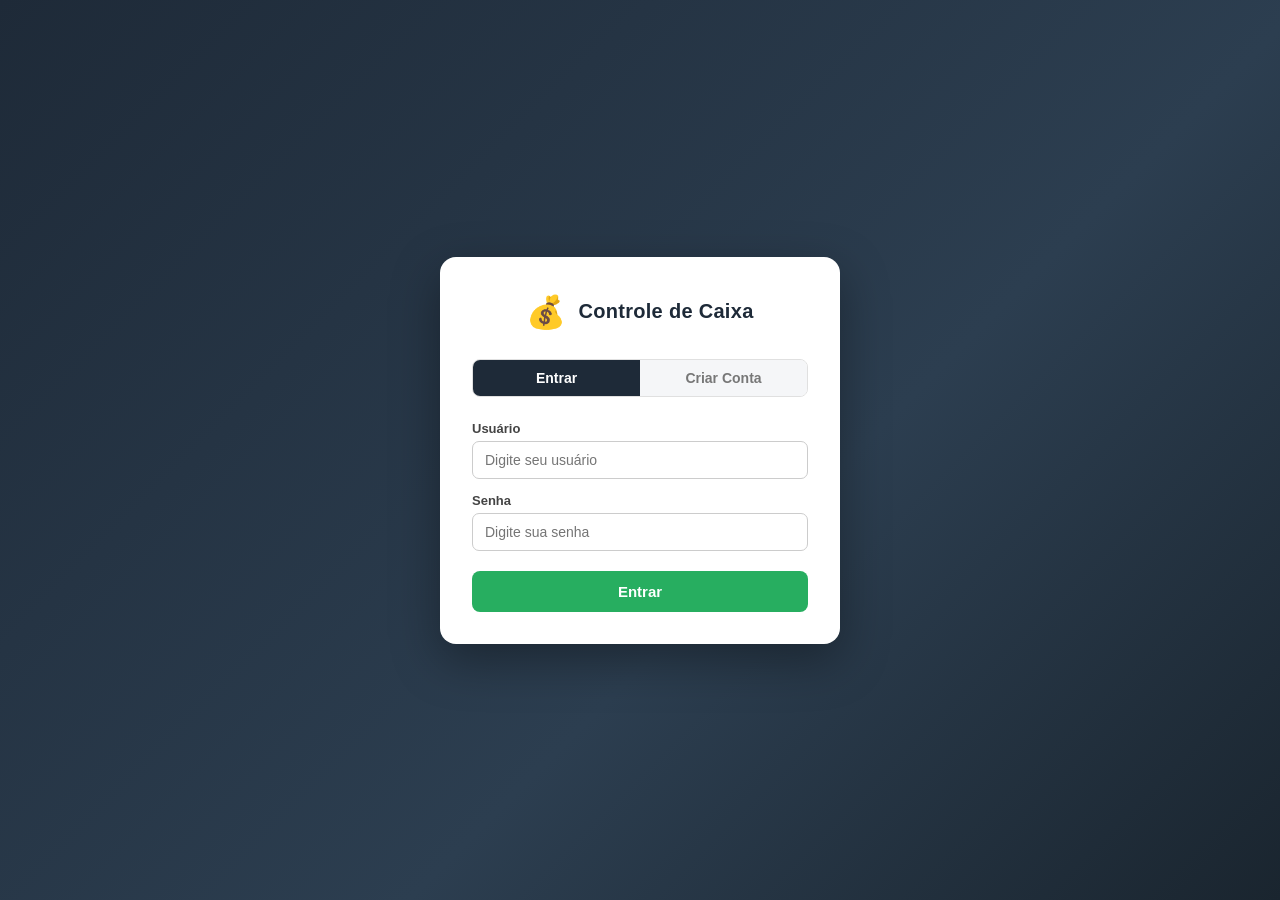
<file: index.html>
<!DOCTYPE html>
<html lang="pt-BR">
<head>
    <meta charset="UTF-8">
    <meta name="viewport" content="width=device-width, initial-scale=1.0">
    <title>Controle de Caixa</title>
    <meta http-equiv="refresh" content="0; url=login.html">
</head>
<body>
    <script>
        window.location.replace('login.html');
    </script>
</body>
</html>
</file>
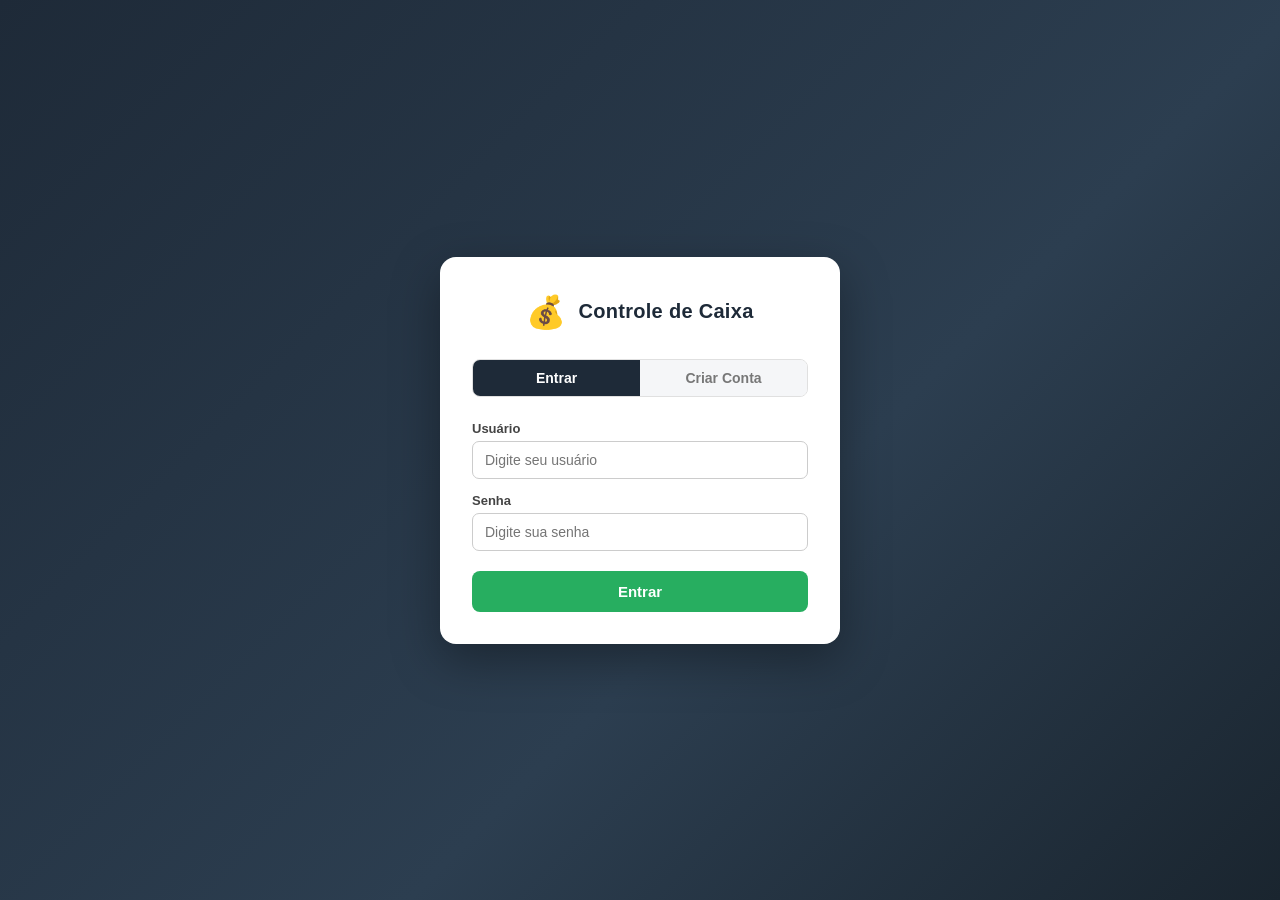
<file: dasboard.html>
<!DOCTYPE html>
<html lang="pt-BR">
<head>
    <meta charset="UTF-8">
    <meta name="viewport" content="width=device-width, initial-scale=1.0">
    <title>Controle de Caixa</title>
    <link rel="stylesheet" href="assets/css/dashboard.css">
</head>
<body>

    <div id="appLayout">

        <!-- SIDEBAR -->
        <aside id="sidebar" class="sidebar">
            <div class="sidebar-header">
                <div class="sidebar-brand">
                    <span class="sidebar-logo">💰</span>
                    <span class="sidebar-title">Caixa</span>
                </div>
                <div class="sidebar-usuario">
                    <span class="usuario-icon">👤</span>
                    <span class="usuario-nome" id="nomeUsuario"></span>
                </div>
            </div>

            <nav class="sidebar-nav">
                <a href="#" class="nav-item active" data-page="home">
                    <i class="nav-icon">🏠</i>
                    <span class="nav-label">Página Inicial</span>
                </a>
                <a href="#" class="nav-item" data-page="fechamento">
                    <i class="nav-icon">🏦</i>
                    <span class="nav-label">Fechamento de Caixa</span>
                </a>
                <a href="#" class="nav-item" data-page="cheque">
                    <i class="nav-icon">📋</i>
                    <span class="nav-label">Controle de Cheque</span>
                </a>
            </nav>

            <div class="sidebar-footer">
                <button class="btn-logout" onclick="fazerLogout(event)">
                    <span class="nav-label">Sair</span>
                </button>
            </div>
        </aside>

        <!-- CONTEÚDO PRINCIPAL -->
        <div id="mainContent" class="main-content">

            <header class="topbar">
                <button id="toggleSidebar" class="toggle-btn" onclick="toggleSidebar()">☰</button>
                <span class="topbar-title" id="pageTitle">Página Inicial</span>
            </header>

            <main class="page-content">
                <iframe id="pageFrame" class="page-frame" src="" frameborder="0"></iframe>
                <div id="pageEmpty" class="page-empty">
                    <span>👈</span>
                    <p>Selecione uma opção no menu lateral</p>
                </div>
            </main>

        </div>

    </div>

    <script>
        // Verifica sessão — redireciona para login se não estiver logado
        (function() {
            var sessao = sessionStorage.getItem('jt_sessao');
            if (!sessao) {
                window.location.href = 'login.html';
                return;
            }
            var dados = JSON.parse(sessao);
            document.getElementById('nomeUsuario').innerText = dados.usuario || '';
        })();

        function fazerLogout(e) {
            e.preventDefault();
            sessionStorage.removeItem('jt_sessao');
            window.location.href = 'login.html';
        }

        var pages = {
            'home':       'home.html',
            'fechamento': 'fechamentocaixa.html',
            'cheque':     'chequepredatado.html'
        };

        function toggleSidebar() {
            document.getElementById('sidebar').classList.toggle('collapsed');
        }

        function navigateTo(page, label) {
            var frame = document.getElementById('pageFrame');
            var empty = document.getElementById('pageEmpty');
            var src   = pages[page] || '';

            document.getElementById('pageTitle').innerText = label;

            if (src) {
                frame.src = src;
                frame.style.display = 'block';
                empty.style.display = 'none';
            } else {
                frame.src = '';
                frame.style.display = 'none';
                empty.style.display = 'flex';
            }
        }

        document.querySelectorAll('.nav-item[data-page]').forEach(function(item) {
            item.addEventListener('click', function(e) {
                e.preventDefault();
                document.querySelectorAll('.nav-item[data-page]').forEach(function(i) { i.classList.remove('active'); });
                item.classList.add('active');
                navigateTo(item.dataset.page, item.querySelector('.nav-label').innerText);
            });
        });

        navigateTo('home', 'Página Inicial');
    </script>
</body>
</html>
</file>
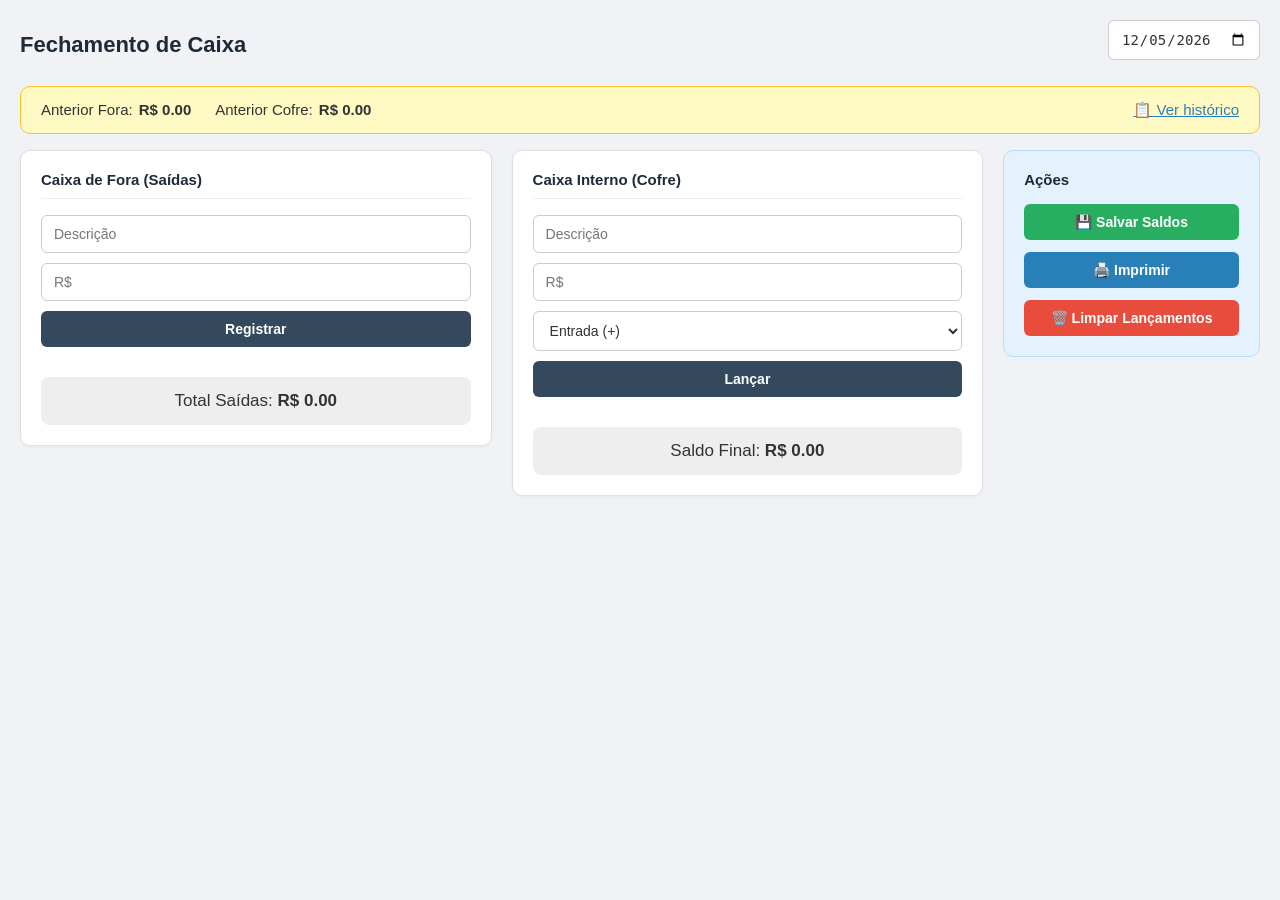
<file: fechamentocaixa.html>
<!DOCTYPE html>
<html lang="pt-BR">
<head>
    <meta charset="UTF-8">
    <meta name="viewport" content="width=device-width, initial-scale=1.0">
    <title>Fechamento de Caixa</title>
    <link rel="stylesheet" href="assets/css/style.css">
</head>
<body>

    <div id="mainContainer">

        <div class="header-main">
            <h1>Fechamento de Caixa</h1>
            <div class="header-actions no-print">
                <input type="date" id="dataAtual">
            </div>
        </div>

        <section class="balance-bar">
            <div class="balance-item">Anterior Fora: <strong>R$ <span id="prevFora">0.00</span></strong></div>
            <div class="balance-item">Anterior Cofre: <strong>R$ <span id="prevCofre">0.00</span></strong></div>
            <div class="balance-item no-print" onclick="toggleHistorico()">📋 Ver histórico</div>
        </section>

        <div id="historicoPanel" style="display:none;">
            <div class="historico-container">
                <h4>Histórico de Sessões Salvas</h4>
                <div id="historicoLista"></div>
            </div>
        </div>

        <main class="dashboard-grid">

            <div class="caixa-section">
                <h3>Caixa de Fora (Saídas)</h3>
                <div class="form-group no-print">
                    <input type="text"   id="referenciaFora" placeholder="Descrição">
                    <input type="number" id="valorFora"      placeholder="R$">
                    <button class="btn-add" onclick="adicionarRetirada('fora')">Registrar</button>
                </div>
                <ul id="listaReferenciasFora"></ul>
                <div class="result-box">
                    Total Saídas: <strong>R$ <span id="totalRetiradoFora">0.00</span></strong>
                </div>
            </div>

            <div class="caixa-section">
                <h3>Caixa Interno (Cofre)</h3>
                <div class="form-group no-print">
                    <input type="text"   id="referenciaCofre" placeholder="Descrição">
                    <input type="number" id="valorCofre"      placeholder="R$">
                    <select id="tipoOperacao">
                        <option value="adicionar">Entrada (+)</option>
                        <option value="subtrair">Saída (-)</option>
                    </select>
                    <button class="btn-add" onclick="adicionarRetirada('cofre')">Lançar</button>
                </div>
                <ul id="listaReferenciasCofre"></ul>
                <div class="result-box">
                    Saldo Final: <strong>R$ <span id="saldoCofre">0.00</span></strong>
                </div>
            </div>

            <div class="actions-section no-print">
                <h3>Ações</h3>
                <button class="save-button"  onclick="salvarFechamento()">💾 Salvar Saldos</button>
                <button class="print-button" onclick="imprimirRelatorio()">🖨️ Imprimir</button>
                <button class="clear-button" onclick="limparLancamentos()">🗑️ Limpar Lançamentos</button>
            </div>

        </main>

    </div>

    <script src="assets/js/script.js"></script>
</body>
</html>
</file>
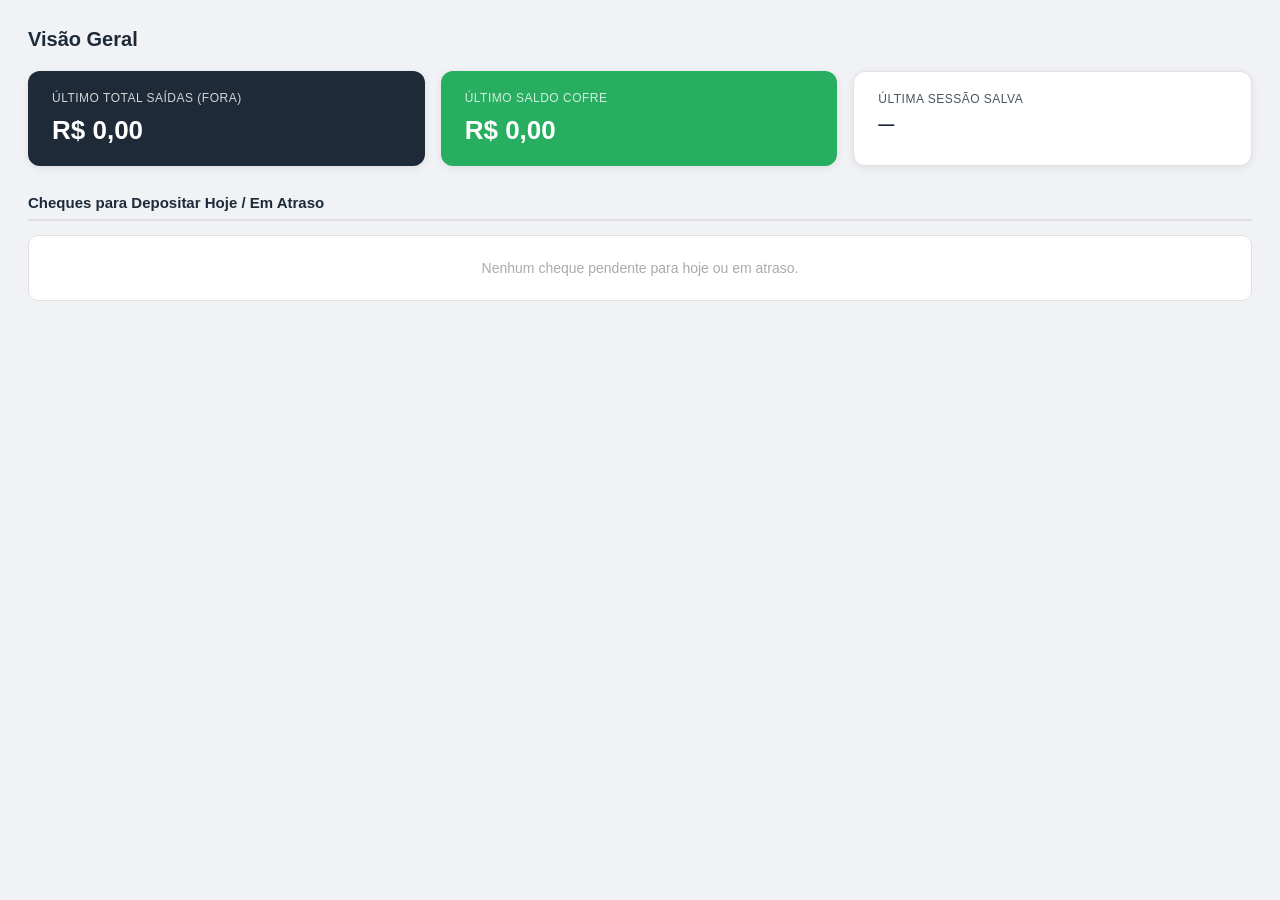
<file: home.html>
<!DOCTYPE html>
<html lang="pt-BR">
<head>
    <meta charset="UTF-8">
    <meta name="viewport" content="width=device-width, initial-scale=1.0">
    <title>Página Inicial</title>
    <link rel="stylesheet" href="assets/css/home.css">
</head>
<body>

    <div id="homePage">

        <h1>Visão Geral</h1>

        <!-- SALDOS DO FECHAMENTO -->
        <section class="card-group">
            <div class="card card-blue">
                <span class="card-label">Último Total Saídas (Fora)</span>
                <span class="card-value" id="homePrevFora">R$ 0,00</span>
            </div>
            <div class="card card-green">
                <span class="card-label">Último Saldo Cofre</span>
                <span class="card-value" id="homePrevCofre">R$ 0,00</span>
            </div>
            <div class="card card-gray">
                <span class="card-label">Última Sessão Salva</span>
                <span class="card-value card-value--sm" id="homeUltimaData">—</span>
            </div>
        </section>

        <!-- CHEQUES A DEPOSITAR -->
        <section class="cheques-section">
            <h2>Cheques para Depositar Hoje / Em Atraso</h2>
            <div id="chequesAlerta"></div>
        </section>

    </div>

    <script src="assets/js/home.js"></script>
</body>
</html>
</file>
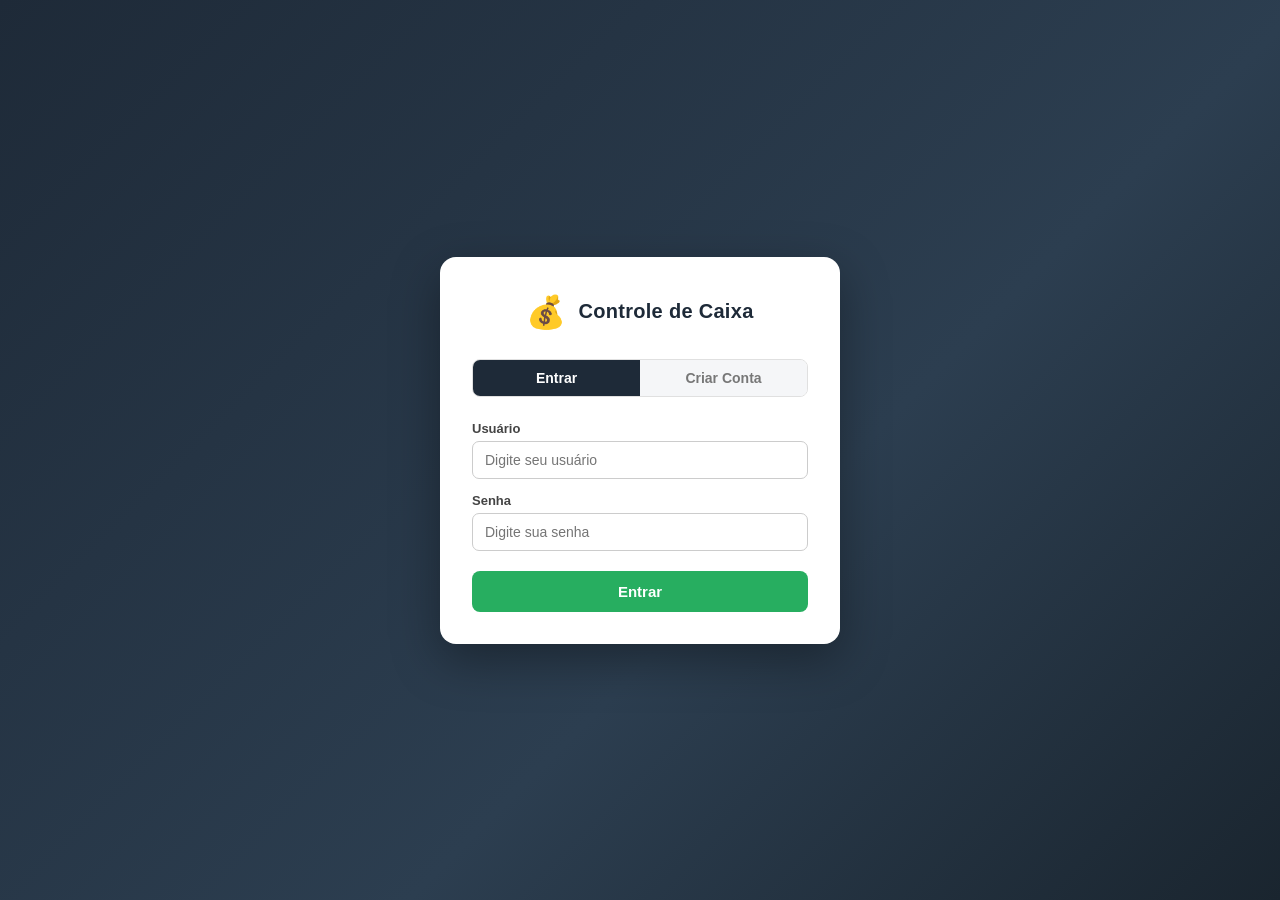
<file: login.html>
<!DOCTYPE html>
<html lang="pt-BR">
<head>
    <meta charset="UTF-8">
    <meta name="viewport" content="width=device-width, initial-scale=1.0">
    <title>Controle de Caixa — Acesso</title>
    <link rel="stylesheet" href="assets/css/login.css">
</head>
<body>

    <div class="login-page">

        <div class="login-card">

            <div class="login-brand">
                <span class="brand-icon">💰</span>
                <span class="brand-name">Controle de Caixa</span>
            </div>

            <!-- ABAS -->
            <div class="tabs">
                <button class="tab active" id="tab-login" onclick="mostrarAba('login')">Entrar</button>
                <button class="tab" id="tab-registro" onclick="mostrarAba('registro')">Criar Conta</button>
            </div>

            <!-- PAINEL LOGIN -->
            <div id="painel-login" class="painel">
                <p id="msg-login" class="msg"></p>
                <div class="form-group">
                    <label>Usuário</label>
                    <input type="text" id="login-usuario" placeholder="Digite seu usuário" autocomplete="username">
                </div>
                <div class="form-group">
                    <label>Senha</label>
                    <input type="password" id="login-senha" placeholder="Digite sua senha" autocomplete="current-password">
                </div>
                <button class="btn-primary" onclick="fazerLogin()">Entrar</button>
            </div>

            <!-- PAINEL REGISTRO -->
            <div id="painel-registro" class="painel" style="display:none;">
                <p id="msg-registro" class="msg"></p>
                <div class="form-group">
                    <label>Usuário</label>
                    <input type="text" id="reg-usuario" placeholder="Escolha um usuário" autocomplete="username">
                </div>
                <div class="form-group">
                    <label>Senha</label>
                    <input type="password" id="reg-senha" placeholder="Crie uma senha" autocomplete="new-password">
                </div>
                <div class="form-group">
                    <label>Confirmar Senha</label>
                    <input type="password" id="reg-confirma" placeholder="Repita a senha" autocomplete="new-password">
                </div>
                <button class="btn-primary" onclick="fazerRegistro()">Criar Conta</button>
            </div>

        </div>

    </div>

    <script src="assets/js/login.js"></script>
</body>
</html>
</file>
<file: assets/css/dashboard.css>
/* ============================================================
   RESET & BASE
   ============================================================ */
* { box-sizing: border-box; margin: 0; padding: 0; }

body {
    font-family: 'Segoe UI', Arial, sans-serif;
    background: #f0f2f5;
    height: 100vh;
    overflow: hidden;
}

/* ============================================================
   LAYOUT PRINCIPAL
   ============================================================ */
#appLayout {
    display: flex;
    height: 100vh;
}

/* ============================================================
   SIDEBAR
   ============================================================ */
.sidebar {
    width: 240px;
    min-width: 240px;
    background: linear-gradient(180deg, #1e2a38, #2c3e50);
    color: #fff;
    display: flex;
    flex-direction: column;
    transition: width 0.3s ease, min-width 0.3s ease;
    overflow: hidden;
}

.sidebar.collapsed {
    width: 64px;
    min-width: 64px;
}

/* Header da sidebar */
.sidebar-header {
    display: flex;
    flex-direction: column;
    gap: 10px;
    padding: 20px 18px 16px;
    border-bottom: 1px solid rgba(255,255,255,0.1);
    white-space: nowrap;
    overflow: hidden;
}

.sidebar-brand {
    display: flex;
    align-items: center;
    gap: 12px;
}

.sidebar-logo {
    font-size: 22px;
    flex-shrink: 0;
}

.sidebar-title {
    font-size: 18px;
    font-weight: 700;
    letter-spacing: 0.5px;
    transition: opacity 0.2s ease;
}

.sidebar.collapsed .sidebar-title {
    opacity: 0;
    pointer-events: none;
}

.sidebar-usuario {
    display: flex;
    align-items: center;
    gap: 8px;
    transition: opacity 0.2s ease;
}

.sidebar.collapsed .sidebar-usuario {
    opacity: 0;
    pointer-events: none;
}

.usuario-icon {
    font-size: 13px;
    flex-shrink: 0;
    filter: brightness(0) invert(1);
}

.usuario-nome {
    font-size: 24px;
    font-weight: 700;
    color: #fff;
    overflow: hidden;
    text-overflow: ellipsis;
}

/* Nav */
.sidebar-nav {
    flex: 1;
    padding: 16px 0;
    display: flex;
    flex-direction: column;
    gap: 4px;
}

.nav-item {
    display: flex;
    align-items: center;
    gap: 14px;
    padding: 12px 18px;
    color: rgba(255,255,255,0.75);
    text-decoration: none;
    border-radius: 0;
    transition: background 0.2s, color 0.2s;
    white-space: nowrap;
    cursor: pointer;
}

.nav-item:hover {
    background: rgba(255,255,255,0.1);
    color: #fff;
}

.nav-item.active {
    background: rgba(255,255,255,0.15);
    color: #fff;
    border-left: 3px solid #3498db;
}

.nav-icon {
    font-size: 18px;
    flex-shrink: 0;
    font-style: normal;
    width: 24px;
    text-align: center;
}

.nav-label {
    font-size: 14px;
    transition: opacity 0.2s ease;
}

.sidebar.collapsed .nav-label {
    opacity: 0;
    pointer-events: none;
}

/* Footer da sidebar */
.sidebar-footer {
    border-top: 1px solid rgba(255,255,255,0.1);
    padding: 10px 12px;
}

.btn-logout {
    display: flex;
    align-items: center;
    gap: 10px;
    width: 100%;
    padding: 10px 14px;
    background: rgba(192,57,43,0.15);
    color: #e57373;
    border: 1px solid rgba(192,57,43,0.3);
    border-radius: 8px;
    cursor: pointer;
    font-size: 14px;
    font-weight: 600;
    white-space: nowrap;
    overflow: hidden;
    transition: background 0.2s, color 0.2s, border-color 0.2s;
}

.btn-logout:hover {
    background: rgba(192,57,43,0.3);
    color: #ef9a9a;
    border-color: rgba(192,57,43,0.5);
}

.sidebar.collapsed .btn-logout {
    justify-content: center;
    padding: 10px;
}

.sidebar.collapsed .btn-logout .nav-label {
    opacity: 0;
    width: 0;
    overflow: hidden;
}

/* ============================================================
   CONTEÚDO PRINCIPAL
   ============================================================ */
.main-content {
    flex: 1;
    display: flex;
    flex-direction: column;
    overflow: hidden;
    transition: margin-left 0.3s ease;
}

/* Topbar */
.topbar {
    display: flex;
    align-items: center;
    gap: 16px;
    padding: 0 24px;
    height: 60px;
    background: #fff;
    border-bottom: 1px solid #e0e0e0;
    box-shadow: 0 1px 4px rgba(0,0,0,0.06);
    flex-shrink: 0;
}

.toggle-btn {
    background: none;
    border: none;
    font-size: 20px;
    cursor: pointer;
    color: #555;
    padding: 6px 8px;
    border-radius: 6px;
    transition: background 0.2s;
    line-height: 1;
}

.toggle-btn:hover {
    background: #f0f2f5;
    color: #1e2a38;
}

.topbar-title {
    font-size: 16px;
    font-weight: 600;
    color: #1e2a38;
    flex: 1;
}

/* Área de conteúdo das páginas */
.page-content {
    flex: 1;
    overflow: hidden;
    display: flex;
    flex-direction: column;
}

.page-frame {
    width: 100%;
    height: 100%;
    border: none;
    display: none;
}

.page-empty {
    flex: 1;
    display: flex;
    flex-direction: column;
    align-items: center;
    justify-content: center;
    gap: 12px;
    color: #aaa;
}

.page-empty span {
    font-size: 48px;
}

.page-empty p {
    font-size: 15px;
}
</file>
<file: assets/css/style.css>
* { box-sizing: border-box; margin: 0; padding: 0; }

body {
    font-family: 'Segoe UI', Arial, sans-serif;
    background: #f0f2f5;
    color: #333;
}

/* ============================================================
   CONTAINER PRINCIPAL
   ============================================================ */
#mainContainer {
    display: flex;
    flex-direction: column;
    min-height: 100vh;
    padding: 20px;
    gap: 16px;
}

/* ============================================================
   TÍTULO
   ============================================================ */
h1 {
    font-size: 22px;
    color: #1e2a38;
}

.header-main {
    display: flex;
    justify-content: space-between;
    align-items: center;
}

.header-actions {
    display: flex;
    align-items: center;
    gap: 10px;
}

/* ============================================================
   BARRA DE SALDOS ANTERIORES
   ============================================================ */
.balance-bar {
    display: flex;
    gap: 24px;
    flex-wrap: wrap;
    background: #fff9c4;
    padding: 14px 20px;
    border-radius: 10px;
    border: 1px solid #fbc02d;
    font-size: 15px;
}

.balance-item {
    display: flex;
    gap: 6px;
}

.balance-item:last-child {
    cursor: pointer;
    color: #2980b9;
    text-decoration: underline;
    margin-left: auto;
}

/* ============================================================
   HISTÓRICO
   ============================================================ */
.historico-container {
    background: #fff;
    border: 1px solid #ddd;
    border-radius: 10px;
    padding: 16px;
}

.historico-container h4 {
    margin-bottom: 12px;
    color: #1e2a38;
}

.hist-entry {
    background: #fafafa;
    border: 1px solid #e0e0e0;
    border-radius: 6px;
    padding: 10px 14px;
    margin-bottom: 8px;
}

.hist-entry-header {
    display: flex;
    justify-content: space-between;
    align-items: center;
    margin-bottom: 6px;
}

.hist-entry-vals {
    display: flex;
    gap: 20px;
    font-size: 14px;
    flex-wrap: wrap;
    align-items: center;
}

.hist-detail-toggle {
    color: #2980b9;
    cursor: pointer;
    font-size: 12px;
    text-decoration: underline;
}

.hist-entry ul { max-height: none; margin: 6px 0 0; }
.hist-entry li { font-size: 12px; }

/* ============================================================
   GRID PRINCIPAL
   ============================================================ */
.dashboard-grid {
    display: flex;
    gap: 20px;
    flex-wrap: wrap;
    align-items: flex-start;
}

/* ============================================================
   SEÇÕES DE CAIXA
   ============================================================ */
.caixa-section {
    flex: 2;
    min-width: 280px;
    background: #fff;
    padding: 20px;
    border-radius: 10px;
    border: 1px solid #e0e0e0;
    box-shadow: 0 1px 4px rgba(0,0,0,0.04);
}

.caixa-section h3 {
    font-size: 15px;
    color: #1e2a38;
    margin-bottom: 16px;
    padding-bottom: 10px;
    border-bottom: 1px solid #eee;
}

.form-group {
    display: flex;
    flex-direction: column;
    gap: 0;
}

/* ============================================================
   INPUTS & SELECT
   ============================================================ */
input, select {
    width: 100%;
    padding: 10px 12px;
    margin-bottom: 10px;
    border: 1px solid #ccc;
    border-radius: 6px;
    font-size: 14px;
    color: #333;
    background: #fff;
}

input:focus, select:focus {
    outline: none;
    border-color: #2980b9;
}

/* ============================================================
   BOTÕES
   ============================================================ */
button {
    border: none;
    border-radius: 6px;
    padding: 10px 16px;
    cursor: pointer;
    font-weight: bold;
    font-size: 14px;
    transition: opacity 0.2s;
    color: #fff;
}

button:hover { opacity: 0.88; }

.btn-add      { background: #34495e; width: 100%; }
.save-button  { background: #27ae60; }
.print-button { background: #2980b9; }
.clear-button { background: #e74c3c; margin-top: auto; }

/* ============================================================
   LISTAS
   ============================================================ */
ul {
    list-style: none;
    margin-top: 14px;
    max-height: 220px;
    overflow-y: auto;
    display: flex;
    flex-direction: column;
    gap: 4px;
}

li {
    display: flex;
    justify-content: space-between;
    align-items: center;
    padding: 8px 10px;
    background: #f9f9f9;
    border: 1px solid #eee;
    border-radius: 4px;
    font-size: 13px;
}

.btn-remove-item {
    background: transparent;
    color: #c0392b;
    border: none;
    cursor: pointer;
    font-size: 13px;
    padding: 0 4px;
    font-weight: bold;
    flex-shrink: 0;
}

.btn-remove-item:hover { color: #e74c3c; }

/* ============================================================
   RESULTADO
   ============================================================ */
.result-box {
    margin-top: 16px;
    padding: 14px;
    background: #eee;
    border-radius: 8px;
    text-align: center;
    font-size: 17px;
}

.result-box.saldo-positivo { background: #2b813f; color: #fff; }
.result-box.saldo-negativo { background: #ffcdd2; color: #c62828; }

/* ============================================================
   SEÇÃO DE AÇÕES
   ============================================================ */
.actions-section {
    flex: 1;
    min-width: 200px;
    display: flex;
    flex-direction: column;
    gap: 12px;
    background: #e3f2fd;
    padding: 20px;
    border-radius: 10px;
    border: 1px solid #bbdefb;
}

.actions-section h3 {
    font-size: 15px;
    color: #1e2a38;
    margin-bottom: 4px;
}

/* ============================================================
   IMPRESSÃO
   ============================================================ */
@media print {
    .no-print { display: none !important; }
}
</file>
<file: assets/css/home.css>
* { box-sizing: border-box; margin: 0; padding: 0; }

body {
    font-family: 'Segoe UI', Arial, sans-serif;
    background: #f0f2f5;
    color: #333;
    padding: 28px;
}

h1 {
    font-size: 20px;
    color: #1e2a38;
    margin-bottom: 20px;
}

/* ============================================================
   CARDS DE SALDO
   ============================================================ */
.card-group {
    display: flex;
    gap: 16px;
    flex-wrap: wrap;
    margin-bottom: 28px;
}

.card {
    flex: 1;
    min-width: 180px;
    padding: 20px 24px;
    border-radius: 12px;
    display: flex;
    flex-direction: column;
    gap: 10px;
    box-shadow: 0 2px 8px rgba(0,0,0,0.08);
}

.card-blue  { background: #1e2a38; color: #fff; }
.card-green { background: #27ae60; color: #fff; }
.card-gray  { background: #fff;    color: #1e2a38; border: 1px solid #e0e0e0; }

.card-label {
    font-size: 12px;
    opacity: 0.8;
    text-transform: uppercase;
    letter-spacing: 0.5px;
}

.card-value {
    font-size: 26px;
    font-weight: 700;
}

.card-value--sm {
    font-size: 16px;
    font-weight: 600;
}

/* ============================================================
   SEÇÃO DE CHEQUES
   ============================================================ */
.cheques-section h2 {
    font-size: 15px;
    color: #1e2a38;
    margin-bottom: 14px;
    padding-bottom: 8px;
    border-bottom: 2px solid #e0e0e0;
}

.cheque-card {
    background: #fff;
    border-left: 4px solid #e74c3c;
    border-radius: 8px;
    padding: 14px 18px;
    margin-bottom: 10px;
    box-shadow: 0 1px 4px rgba(0,0,0,0.06);
    display: flex;
    justify-content: space-between;
    align-items: center;
    flex-wrap: wrap;
    gap: 8px;
}

.cheque-card.hoje {
    border-left-color: #f39c12;
}

.cheque-info {
    display: flex;
    flex-direction: column;
    gap: 3px;
}

.cheque-emitente {
    font-weight: 700;
    font-size: 14px;
    color: #1e2a38;
}

.cheque-detalhe {
    font-size: 12px;
    color: #777;
}

.cheque-valor {
    font-size: 18px;
    font-weight: 700;
    color: #e74c3c;
}

.cheque-card.hoje .cheque-valor {
    color: #f39c12;
}

.badge {
    font-size: 11px;
    font-weight: 700;
    padding: 3px 8px;
    border-radius: 20px;
    text-transform: uppercase;
}

.badge-atraso { background: #ffebee; color: #c62828; }
.badge-hoje   { background: #fff8e1; color: #f57f17; }

.empty-msg {
    background: #fff;
    border-radius: 10px;
    padding: 24px;
    text-align: center;
    color: #aaa;
    font-size: 14px;
    border: 1px solid #e0e0e0;
}
</file>
<file: assets/css/login.css>
* { box-sizing: border-box; margin: 0; padding: 0; }

body {
    font-family: 'Segoe UI', Arial, sans-serif;
    background: linear-gradient(135deg, #1e2a38 0%, #2c3e50 60%, #1a252f 100%);
    min-height: 100vh;
    display: flex;
    align-items: center;
    justify-content: center;
}

/* ============================================================
   CARD CENTRAL
   ============================================================ */
.login-page {
    width: 100%;
    display: flex;
    align-items: center;
    justify-content: center;
    padding: 24px;
}

.login-card {
    background: #fff;
    border-radius: 16px;
    width: 100%;
    max-width: 400px;
    padding: 36px 32px 32px;
    box-shadow: 0 16px 48px rgba(0,0,0,0.35);
}

/* ============================================================
   BRAND
   ============================================================ */
.login-brand {
    display: flex;
    align-items: center;
    gap: 12px;
    margin-bottom: 28px;
    justify-content: center;
}

.brand-icon {
    font-size: 32px;
}

.brand-name {
    font-size: 20px;
    font-weight: 700;
    color: #1e2a38;
    letter-spacing: 0.3px;
}

/* ============================================================
   ABAS
   ============================================================ */
.tabs {
    display: flex;
    border-radius: 8px;
    overflow: hidden;
    border: 1px solid #e0e0e0;
    margin-bottom: 24px;
}

.tab {
    flex: 1;
    padding: 10px;
    background: #f5f6f8;
    border: none;
    font-size: 14px;
    font-weight: 600;
    color: #777;
    cursor: pointer;
    transition: background 0.2s, color 0.2s;
}

.tab.active {
    background: #1e2a38;
    color: #fff;
}

.tab:hover:not(.active) {
    background: #e8eaed;
    color: #333;
}

/* ============================================================
   FORMULÁRIO
   ============================================================ */
.form-group {
    display: flex;
    flex-direction: column;
    gap: 5px;
    margin-bottom: 14px;
}

.form-group label {
    font-size: 13px;
    font-weight: 600;
    color: #444;
}

.form-group input {
    padding: 10px 12px;
    border: 1px solid #ccc;
    border-radius: 7px;
    font-size: 14px;
    color: #333;
    background: #fff;
    transition: border-color 0.2s;
}

.form-group input:focus {
    outline: none;
    border-color: #2980b9;
}

/* ============================================================
   BOTÃO PRINCIPAL
   ============================================================ */
.btn-primary {
    width: 100%;
    padding: 12px;
    margin-top: 6px;
    background: #27ae60;
    color: #fff;
    border: none;
    border-radius: 8px;
    font-size: 15px;
    font-weight: 700;
    cursor: pointer;
    transition: background 0.2s;
}

.btn-primary:hover {
    background: #219150;
}

/* ============================================================
   MENSAGENS
   ============================================================ */
.msg {
    font-size: 13px;
    padding: 8px 12px;
    border-radius: 6px;
    margin-bottom: 14px;
    display: none;
}

.msg.erro {
    display: block;
    background: #ffebee;
    color: #c62828;
    border: 1px solid #ffcdd2;
}

.msg.sucesso {
    display: block;
    background: #e8f5e9;
    color: #2e7d32;
    border: 1px solid #c8e6c9;
}
</file>
